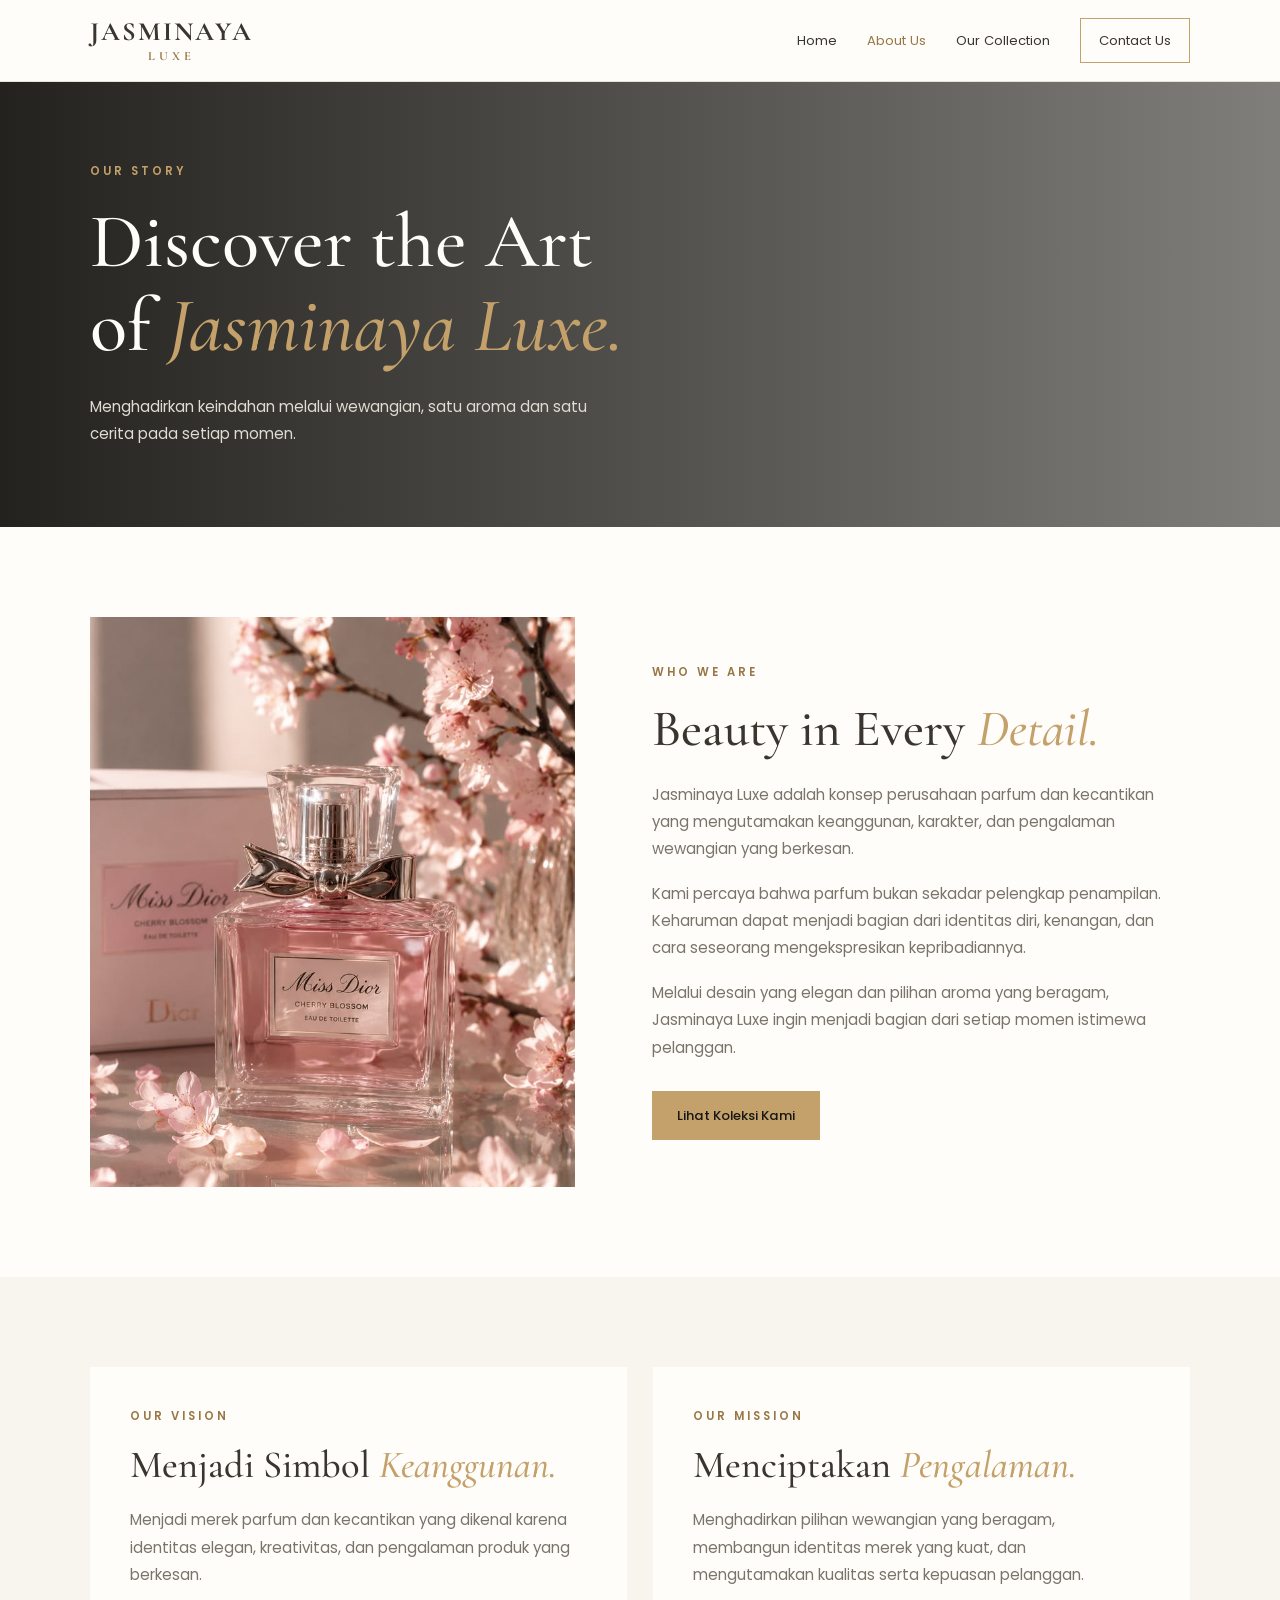
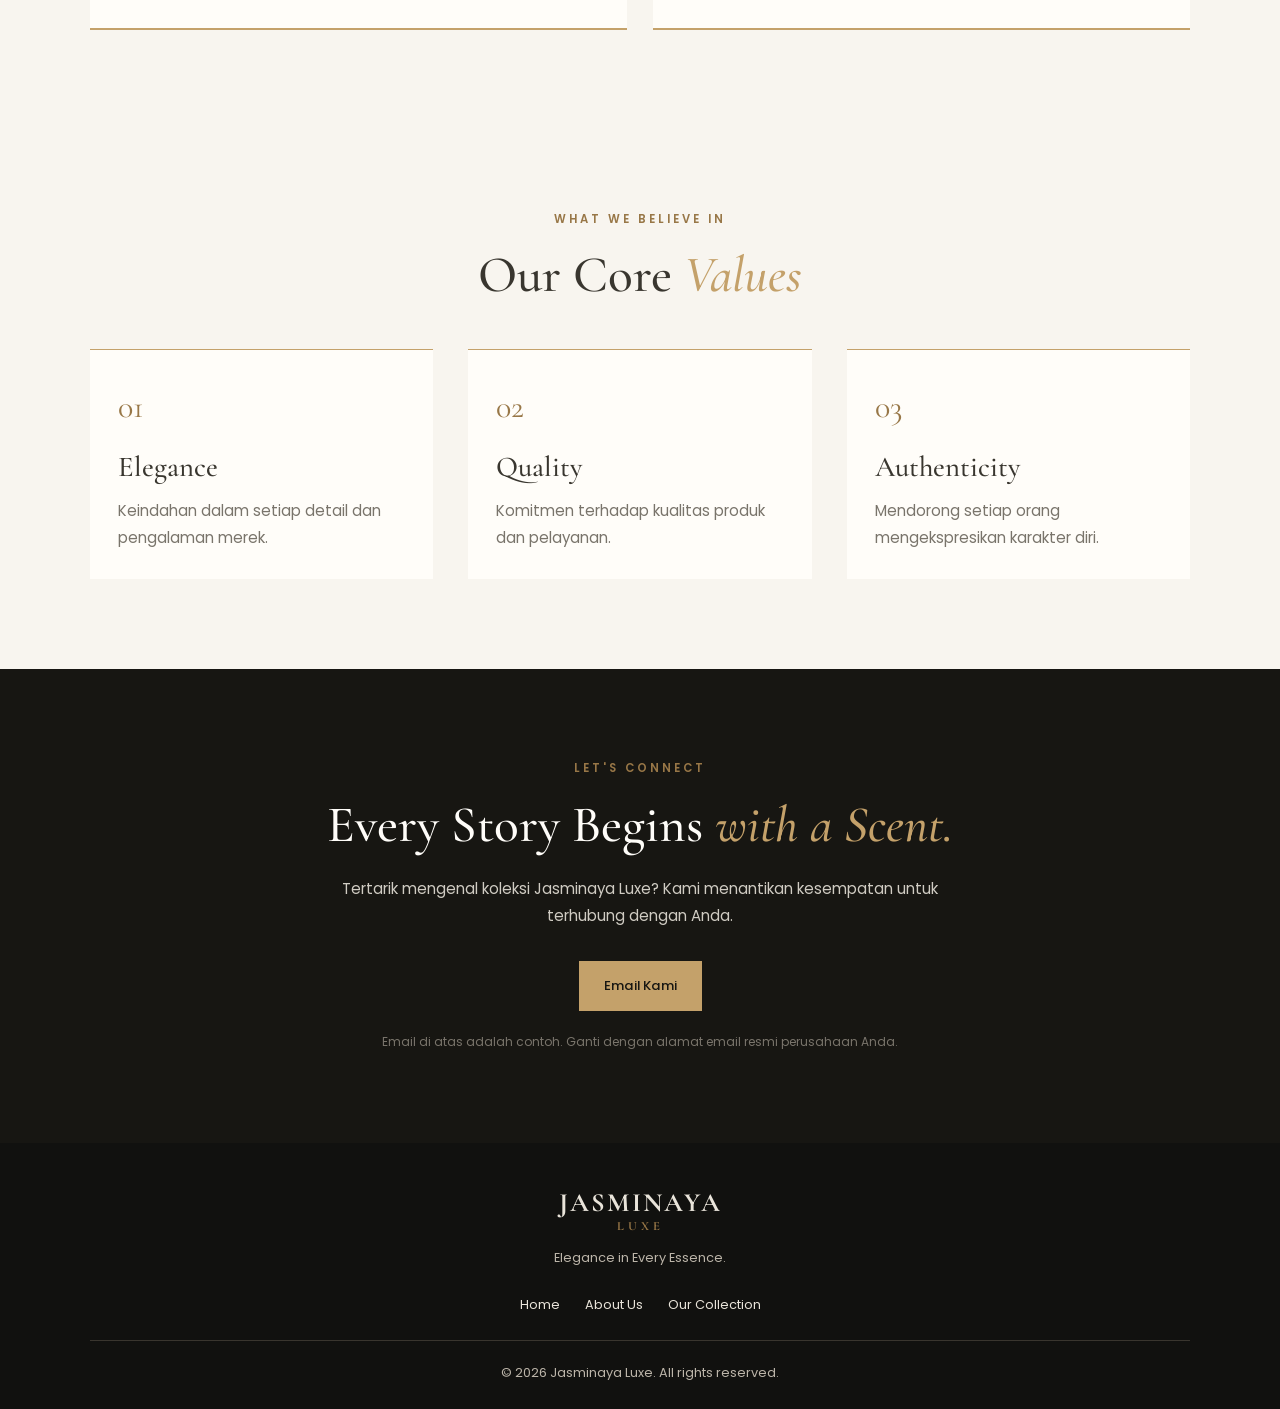
<file: about.html>
<!DOCTYPE html>
<html lang="id">
<head>
  <meta charset="UTF-8">
  <meta name="viewport" content="width=device-width, initial-scale=1.0">
  <meta name="description" content="Kenali Jasminaya Luxe, perusahaan parfum yang mengutamakan keanggunan dan pengalaman wewangian.">
  <title>About Us | Jasminaya Luxe</title>
  <link rel="preconnect" href="https://fonts.googleapis.com">
  <link rel="preconnect" href="https://fonts.gstatic.com" crossorigin>
  <link href="https://fonts.googleapis.com/css2?family=Cormorant+Garamond:wght@400;500;600;700&family=Poppins:wght@300;400;500;600&display=swap" rel="stylesheet">
  <link rel="stylesheet" href="style.css">
  <script src="script.js" defer></script>
</head>
<body>

  <header class="navbar">
    <a href="index.html" class="logo">JASMINAYA <span>LUXE</span></a>

    <button class="menu-toggle" aria-label="Buka menu"
      aria-expanded="false" aria-controls="nav-menu">
      ☰
    </button>

    <nav class="nav-menu" id="nav-menu">
      <a href="index.html">Home</a>
      <a href="about.html" class="active">About Us</a>
      <a href="index.html#koleksi">Our Collection</a>
      <a href="#contact-about" class="nav-cta">Contact Us</a>
    </nav>
  </header>

  <main>
    <section class="about-hero">
      <div class="about-hero-content">
        <p class="eyebrow">OUR STORY</p>
        <h1>Discover the Art<br>of <em>Jasminaya Luxe.</em></h1>
        <p>
          Menghadirkan keindahan melalui wewangian, satu aroma
          dan satu cerita pada setiap momen.
        </p>
      </div>
    </section>

    <section class="about-story section-padding">
      <div class="story-image">
        <img
          src="/Cherry Blossom Perfume Aesthetic.jpg"
        
          alt="Produk kecantikan dengan tampilan elegan">
      </div>
      <div class="story-content">
        <p class="eyebrow">WHO WE ARE</p>
        <h2>Beauty in Every <em>Detail.</em></h2>
        <p>
          Jasminaya Luxe adalah konsep perusahaan parfum dan
          kecantikan yang mengutamakan keanggunan, karakter,
          dan pengalaman wewangian yang berkesan.
        </p>
        <p>
          Kami percaya bahwa parfum bukan sekadar pelengkap
          penampilan. Keharuman dapat menjadi bagian dari
          identitas diri, kenangan, dan cara seseorang
          mengekspresikan kepribadiannya.
        </p>
        <p>
          Melalui desain yang elegan dan pilihan aroma yang
          beragam, Jasminaya Luxe ingin menjadi bagian dari
          setiap momen istimewa pelanggan.
        </p>
        <a href="index.html#koleksi" class="btn btn-gold">
          Lihat Koleksi Kami
        </a>
      </div>
    </section>

    <section class="vision section-padding">
      <div class="vision-card">
        <p class="eyebrow">OUR VISION</p>
        <h2>Menjadi Simbol <em>Keanggunan.</em></h2>
        <p>
          Menjadi merek parfum dan kecantikan yang dikenal
          karena identitas elegan, kreativitas, dan pengalaman
          produk yang berkesan.
        </p>
      </div>
      <div class="vision-card">
        <p class="eyebrow">OUR MISSION</p>
        <h2>Menciptakan <em>Pengalaman.</em></h2>
        <p>
          Menghadirkan pilihan wewangian yang beragam,
          membangun identitas merek yang kuat, dan mengutamakan
          kualitas serta kepuasan pelanggan.
        </p>
      </div>
    </section>

    <section class="values section-padding">
      <p class="eyebrow">WHAT WE BELIEVE IN</p>
      <h2>Our Core <em>Values</em></h2>
      <div class="feature-grid">
        <article>
          <span class="feature-number">01</span>
          <h3>Elegance</h3>
          <p>Keindahan dalam setiap detail dan pengalaman merek.</p>
        </article>
        <article>
          <span class="feature-number">02</span>
          <h3>Quality</h3>
          <p>Komitmen terhadap kualitas produk dan pelayanan.</p>
        </article>
        <article>
          <span class="feature-number">03</span>
          <h3>Authenticity</h3>
          <p>Mendorong setiap orang mengekspresikan karakter diri.</p>
        </article>
      </div>
    </section>

    <section class="contact-banner section-padding" id="contact-about">
      <p class="eyebrow">LET'S CONNECT</p>
      <h2>Every Story Begins <em>with a Scent.</em></h2>
      <p>
        Tertarik mengenal koleksi Jasminaya Luxe?
        Kami menantikan kesempatan untuk terhubung dengan Anda.
      </p>
      <a class="btn btn-gold"
         href="mailto:hello@jasminayaluxe.com?subject=Informasi%20Jasminaya%20Luxe">
        Email Kami
      </a>
      <p class="collection-note">
        Email di atas adalah contoh. Ganti dengan alamat email resmi perusahaan Anda.
      </p>
    </section>
  </main>

  <footer class="footer">
    <a href="index.html" class="logo">JASMINAYA <span>LUXE</span></a>
    <p>Elegance in Every Essence.</p>
    <div class="footer-links">
      <a href="index.html">Home</a>
      <a href="about.html">About Us</a>
      <a href="index.html#koleksi">Our Collection</a>
    </div>
    <p class="copyright">
      © <span class="current-year">2026</span> Jasminaya Luxe. All rights reserved.
    </p>
  </footer>

</body>
</html>
</file>
<file: style.css>
/* JASMINAYA LUXE - STYLES */
:root{--black:#171612;--dark:#222019;--cream:#f8f5ef;--white:#fffdf9;--gold:#c4a16a;--gold-dark:#987747;--text:#39362f;--muted:#79746b;--border:#e8e1d5}
*{margin:0;padding:0;box-sizing:border-box}
html{scroll-behavior:smooth;scroll-padding-top:90px}
body{font-family:"Poppins",sans-serif;background:var(--white);color:var(--text);line-height:1.8}
img{display:block;width:100%;object-fit:cover}
a{color:inherit;text-decoration:none}
button{font:inherit}
h1,h2,h3,.logo{font-family:"Cormorant Garamond",serif}
h1,h2{font-weight:500;line-height:1.1}
h1 em,h2 em{color:var(--gold);font-weight:500}
h1{font-size:clamp(3rem,6vw,5.7rem)}
h2{font-size:clamp(2.4rem,4vw,3.8rem)}
h3{font-size:1.8rem;font-weight:500;line-height:1.25}
p{font-size:.94rem}
section[id]{scroll-margin-top:85px}
.navbar{position:sticky;top:0;z-index:100;min-height:82px;display:flex;align-items:center;justify-content:space-between;gap:24px;padding:16px 7%;background:rgba(255,253,249,.97);border-bottom:1px solid var(--border)}
.logo{flex-shrink:0;font-size:1.65rem;font-weight:700;letter-spacing:2px;line-height:1.2}
.logo span{color:var(--gold-dark);font-size:.78rem;letter-spacing:4px;display:block;text-align:center}
.nav-menu{display:flex;align-items:center;gap:30px}
.nav-menu a{font-size:.82rem;transition:color .25s}
.nav-menu a:hover,.nav-menu a.active{color:var(--gold-dark)}
.nav-menu .nav-cta{padding:10px 18px;border:1px solid var(--gold)}
.menu-toggle{display:none;cursor:pointer;background:none;border:0;color:var(--black);font-size:1.7rem;padding:4px 8px}
.btn{display:inline-flex;justify-content:center;align-items:center;min-height:48px;padding:12px 24px;font-size:.82rem;font-weight:500;transition:.25s ease;text-align:center;border:1px solid transparent}
.btn-gold{color:var(--black);background:var(--gold);border-color:var(--gold)}
.btn-gold:hover{background:#d4b987;border-color:#d4b987;transform:translateY(-2px)}
.btn-outline{border-color:#aaa08e;color:var(--white)}
.btn-outline:hover{background:var(--white);color:var(--black)}
.text-link{display:inline-block;margin-top:20px;color:var(--gold-dark);font-size:.9rem;border-bottom:1px solid var(--gold)}
.hero{display:grid;grid-template-columns:1fr .85fr;align-items:center;gap:6%;padding:65px 7%;background:var(--black);color:var(--white);min-height:610px}
.hero-content{max-width:620px;padding:30px 0}
.eyebrow{color:var(--gold-dark);font-size:.72rem;font-weight:600;letter-spacing:3px;line-height:1.7;margin-bottom:18px}
.hero .eyebrow,.about-hero .eyebrow{color:var(--gold)}
.hero h1{margin-bottom:24px}
.hero-description{max-width:470px;color:#d0ccc3;margin-bottom:32px}
.hero-buttons{display:flex;gap:14px;flex-wrap:wrap}
.hero-image{position:relative;min-height:440px;height:100%;max-height:550px;overflow:hidden;background:#343027}
.hero-image img{height:100%;min-height:440px;max-height:550px}
.image-caption{position:absolute;bottom:0;left:0;right:0;display:flex;flex-direction:column;gap:4px;padding:30px 24px 20px;color:white;background:linear-gradient(transparent,rgba(0,0,0,.75));font-size:.78rem;letter-spacing:2px}
.image-caption small{letter-spacing:1px;opacity:.8}
.section-padding{padding:90px 7%}
.intro{text-align:center;background:var(--cream)}
.intro h2,.features>h2,.values>h2{margin-bottom:22px}
.section-description{max-width:680px;margin:0 auto;color:var(--muted)}
.collection{background:var(--white)}
.section-heading{display:flex;justify-content:space-between;align-items:end;gap:30px;margin-bottom:38px}
.section-heading>p{max-width:340px;color:var(--muted)}
.product-grid{display:grid;grid-template-columns:repeat(3,minmax(0,1fr));gap:28px}
.product-card{background:var(--cream);overflow:hidden;transition:transform .3s ease}
.product-card:hover{transform:translateY(-5px)}
.product-card img{height:340px;background:#eee7dc;transition:transform .4s}
.product-card:hover img{transform:scale(1.025)}
.product-info{padding:24px}
.product-type{font-size:.66rem;letter-spacing:1.7px;color:var(--gold-dark);margin-bottom:9px}
.product-info h3{margin-bottom:8px}
.product-info>p:last-child{color:var(--muted)}
.collection-note{font-size:.75rem;color:var(--muted);margin-top:20px}
.features,.values{text-align:center;background:var(--cream)}
.feature-grid{display:grid;grid-template-columns:repeat(3,minmax(0,1fr));gap:35px;margin-top:45px;text-align:left}
.feature-grid article{padding:28px;border-top:1px solid var(--gold);background:var(--white)}
.feature-number{display:inline-block;color:var(--gold-dark);font-family:"Cormorant Garamond",serif;font-size:2rem;margin-bottom:14px}
.feature-grid h3{margin-bottom:12px}
.feature-grid p{color:var(--muted)}
.contact-banner{text-align:center;color:var(--white);background:var(--black)}
.contact-banner h2{max-width:750px;margin:0 auto 22px}
.contact-banner>p:not(.eyebrow):not(.collection-note){max-width:620px;color:#d0ccc3;margin:0 auto 28px}
.contact-banner .btn{margin-top:4px}
.contact-banner .collection-note{margin-top:20px}
.about-hero{min-height:410px;display:flex;align-items:center;padding:80px 7%;color:var(--white);background:linear-gradient(90deg,rgba(23,22,18,.95),rgba(23,22,18,.55)),url("https://images.unsplash.com/photo-1594035910387-fea47794261f?auto=format&fit=crop&w=1600&q=85") center 50%/cover no-repeat}
.about-hero-content{max-width:740px}
.about-hero h1{margin-bottom:24px}
.about-hero-content>p:last-child{max-width:540px;color:#e0dcd3}
.about-story{display:grid;grid-template-columns:.9fr 1fr;align-items:center;gap:7%}
.story-image img{height:570px;background:var(--cream)}
.story-content h2{margin-bottom:24px}
.story-content>p:not(.eyebrow){color:var(--muted);margin-bottom:18px}
.story-content .btn{margin-top:12px}
.vision{display:grid;grid-template-columns:repeat(2,minmax(0,1fr));gap:26px;background:var(--cream)}
.vision-card{padding:40px;background:var(--white);border-bottom:2px solid var(--gold)}
.vision-card h2{font-size:clamp(2rem,3vw,2.8rem);margin-bottom:20px}
.vision-card>p:last-child{color:var(--muted)}
.footer{padding:45px 7% 25px;text-align:center;background:#11110f;color:#e9e4da}
.footer .logo{display:inline-block;margin-bottom:12px}
.footer>p{color:#bcb5a9;font-size:.8rem}
.footer-links{display:flex;justify-content:center;flex-wrap:wrap;gap:25px;margin:24px 0}
.footer-links a{font-size:.8rem}
.footer-links a:hover{color:var(--gold)}
.copyright{border-top:1px solid #39352e;padding-top:20px}
@media(max-width:900px){
 .navbar{padding-left:5%;padding-right:5%}.nav-menu{gap:17px}
 .hero{grid-template-columns:1fr .8fr;gap:30px;padding-left:5%;padding-right:5%}
 .section-padding{padding:70px 5%}.product-card img{height:260px}.product-info{padding:18px}
 .about-story{gap:35px}.story-image img{height:480px}
}
@media(max-width:650px){
 html{scroll-padding-top:75px}
 .navbar{min-height:72px;padding:12px 5%;flex-wrap:wrap}
 .logo{font-size:1.4rem}.logo span{font-size:.68rem}
 .menu-toggle{display:block}
 .nav-menu{display:none;width:100%;flex-direction:column;align-items:stretch;gap:0;padding:8px 0 12px}
 .nav-menu.open{display:flex}
 .nav-menu a{padding:12px 8px;border-bottom:1px solid var(--border)}
 .nav-menu .nav-cta{text-align:center;margin-top:12px;border:1px solid var(--gold)}
 .hero{grid-template-columns:1fr;padding:45px 6%;gap:35px}
 .hero-content{padding:10px 0 0}
 h1{font-size:clamp(2.8rem,12vw,4.2rem)}
 h2{font-size:clamp(2.2rem,10vw,3rem)}
 .hero-image,.hero-image img{min-height:330px;max-height:430px}
 .hero-buttons{flex-direction:column;align-items:stretch}
 .section-padding{padding:60px 6%}
 .section-heading{align-items:start;flex-direction:column;gap:15px}
 .product-grid,.feature-grid,.vision,.about-story{grid-template-columns:1fr}
 .product-grid{gap:25px}.product-card img{height:320px}
 .feature-grid{gap:18px;margin-top:30px}.feature-grid article{padding:24px}
 .about-hero{min-height:370px;padding:60px 6%}
 .about-story{gap:35px}.story-image img{height:380px}
 .vision{gap:18px}.vision-card{padding:28px}
 .footer{padding:40px 6% 22px}.footer-links{gap:16px}
}
@media(prefers-reduced-motion:reduce){
 html{scroll-behavior:auto}
 *,*::before,*::after{transition-duration:.01ms!important;animation-duration:.01ms!important}
}
</file>
